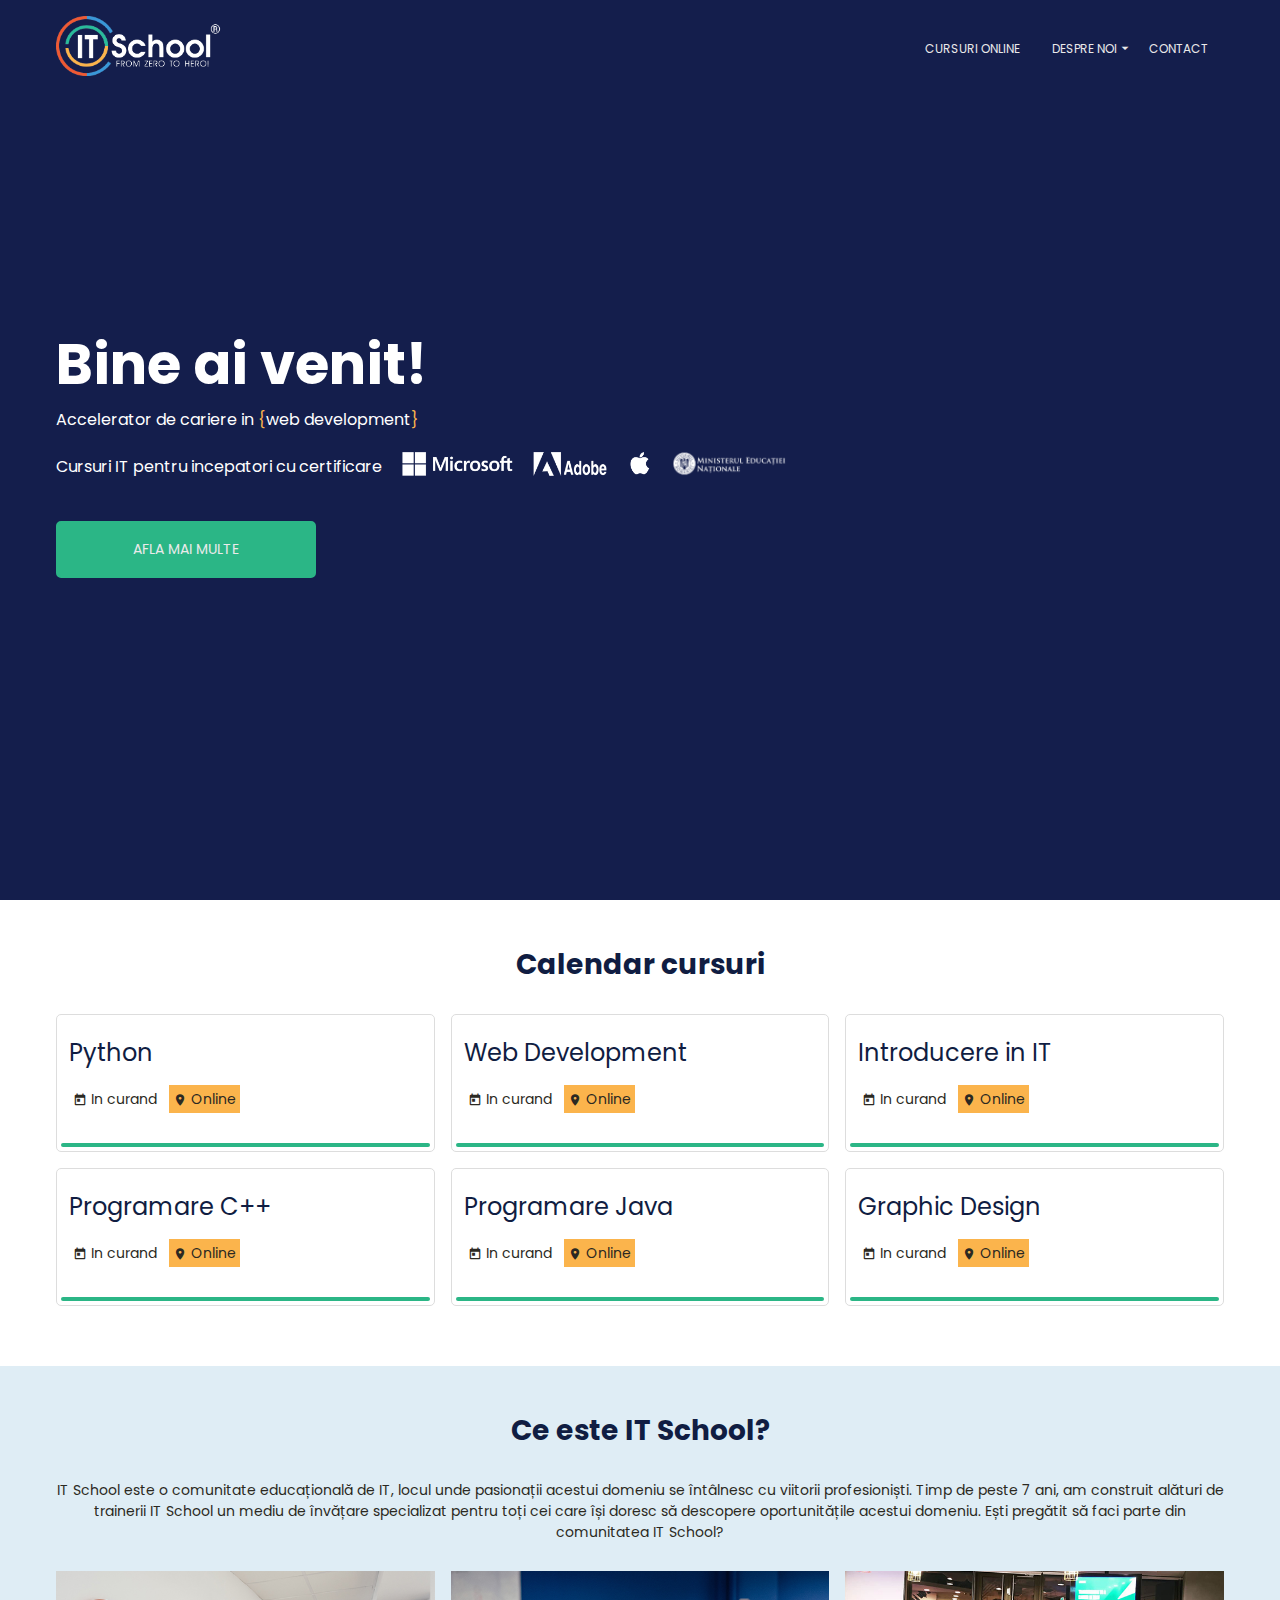
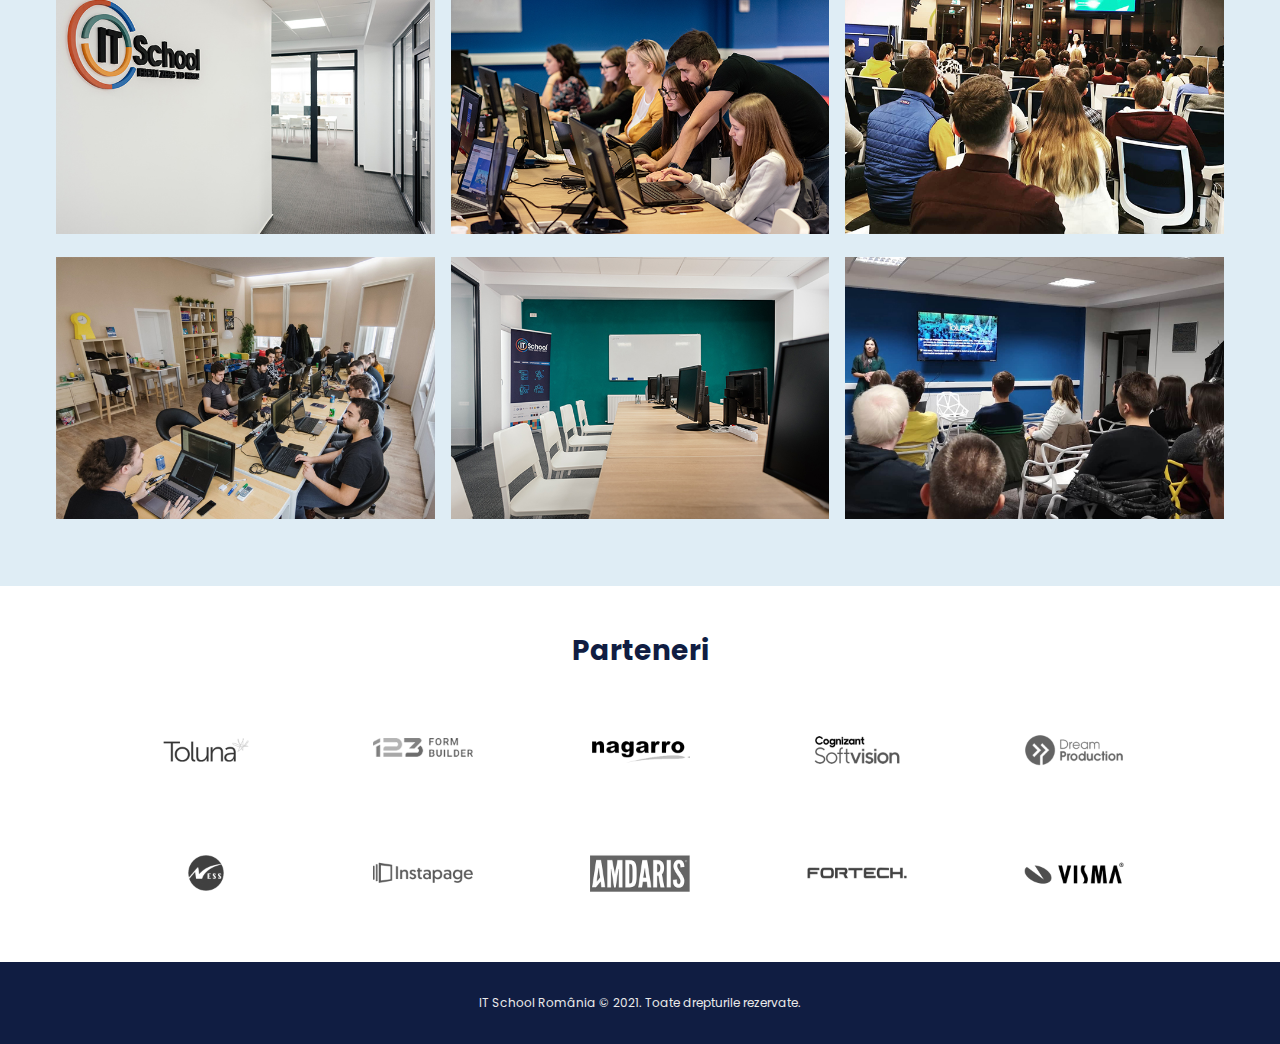
<file: index.html>
<!DOCTYPE html>
<html lang="en">
  <head>
    <meta charset="UTF-8" />
    <meta http-equiv="X-UA-Compatible" content="IE=edge" />
    <meta name="viewport" content="width=device-width, initial-scale=1.0" />
    <title>Clonă IT School</title>
    <meta name="description" content="O replică a site-ului itschool.ro" />

    <link rel="preconnect" href="https://fonts.googleapis.com" />
    <link rel="preconnect" href="https://fonts.gstatic.com" crossorigin />
    <link
      href="https://fonts.googleapis.com/css2?family=Poppins:ital,wght@0,400;0,700;1,400&display=swap"
      rel="stylesheet"
    />
    <link
      href="https://fonts.googleapis.com/icon?family=Material+Icons"
      rel="stylesheet"
    />
    <link rel="stylesheet" href="css/main.css" />
    <link rel="stylesheet" href="css/home.css" />
  </head>
  <body>
    <nav>
      <div class="container">
        <a href="index.html" class="logo-link">
          <img src="img/itschool-logo.png" alt="itschool logo" />
        </a>
        <div class="menu-icon-container">
          <span class="material-icons menu-icon"> menu </span>
          <input type="checkbox" />
          <ul>
            <li>
              <a href="pages/courses.html"> Cursuri Online </a>
            </li>
            <li class="about-us">
              <a href="pages/about.html">
                Despre Noi
                <span class="material-icons arrow-down-icon">
                  arrow_drop_down
                </span>
              </a>
              <div class="submenu">
                <a href="index.html">IT School</a>
                <a href="pages/about.html">Despre Noi</a>
              </div>
            </li>
            <li>
              <a href="pages/contact.html"> Contact </a>
            </li>
          </ul>
        </div>
      </div>
    </nav>

    <main>
      <section class="welcome">
        <div class="container">
          <h1>Bine ai venit!</h1>
          <p>
            Accelerator de cariere in <span>{</span>web development<span
              >}</span
            >
          </p>
          <p>
            Cursuri IT pentru incepatori cu certificare
            <img src="img/microsoft.png" alt="Microsoft" />
            <img src="img/adobe.png" alt="Adobe" />
            <img src="img/apple.png" alt="Apple" />
            <img src="img/minister.png" alt="Ministerul Educatiei" />
          </p>
          <a href="pages/courses.html">Afla mai multe</a>
        </div>
      </section>

      <section class="courses">
        <div class="container grid">
          <h2>Calendar cursuri</h2>
          <div class="courses-container">
            <div class="course-wrapper">
              <div class="course">
                <div class="content">
                  <h3>Python</h3>
                  <div class="badges">
                    <span class="date">
                      <span class="material-icons"> today </span>
                      <span>In curand</span>
                    </span>
                    <span class="place">
                      <span class="material-icons"> location_on </span>
                      <span>Online</span>
                    </span>
                  </div>
                </div>
                <div class="bar"></div>
              </div>
            </div>
            <div class="course-wrapper">
              <div class="course">
                <div class="content">
                  <h3>Web Development</h3>
                  <div class="badges">
                    <span class="date">
                      <span class="material-icons"> today </span>
                      <span>In curand</span>
                    </span>
                    <span class="place">
                      <span class="material-icons"> location_on </span>
                      <span>Online</span>
                    </span>
                  </div>
                </div>
                <div class="bar"></div>
              </div>
            </div>
            <div class="course-wrapper">
              <div class="course">
                <div class="content">
                  <h3>Introducere in IT</h3>
                  <div class="badges">
                    <span class="date">
                      <span class="material-icons"> today </span>
                      <span>In curand</span>
                    </span>
                    <span class="place">
                      <span class="material-icons"> location_on </span>
                      <span>Online</span>
                    </span>
                  </div>
                </div>
                <div class="bar"></div>
              </div>
            </div>
            <div class="course-wrapper">
              <div class="course">
                <div class="content">
                  <h3>Programare C++</h3>
                  <div class="badges">
                    <span class="date">
                      <span class="material-icons"> today </span>
                      <span>In curand</span>
                    </span>
                    <span class="place">
                      <span class="material-icons"> location_on </span>
                      <span>Online</span>
                    </span>
                  </div>
                </div>
                <div class="bar"></div>
              </div>
            </div>
            <div class="course-wrapper">
              <div class="course">
                <div class="content">
                  <h3>Programare Java</h3>
                  <div class="badges">
                    <span class="date">
                      <span class="material-icons"> today </span>
                      <span>In curand</span>
                    </span>
                    <span class="place">
                      <span class="material-icons"> location_on </span>
                      <span>Online</span>
                    </span>
                  </div>
                </div>
                <div class="bar"></div>
              </div>
            </div>
            <div class="course-wrapper">
              <div class="course">
                <div class="content">
                  <h3>Graphic Design</h3>
                  <div class="badges">
                    <span class="date">
                      <span class="material-icons"> today </span>
                      <span>In curand</span>
                    </span>
                    <span class="place">
                      <span class="material-icons"> location_on </span>
                      <span>Online</span>
                    </span>
                  </div>
                </div>
                <div class="bar"></div>
              </div>
            </div>
          </div>
        </div>
      </section>

      <section class="who-we-are">
        <div class="container grid">
          <h2>Ce este IT School?</h2>
          <p>
            IT School este o comunitate educațională de IT, locul unde
            pasionații acestui domeniu se întâlnesc cu viitorii profesioniști.
            Timp de peste 7 ani, am construit alături de trainerii IT School un
            mediu de învățare specializat pentru toți cei care își doresc să
            descopere oportunitățile acestui domeniu. Ești pregătit să faci
            parte din comunitatea IT School?
          </p>
          <div class="images-container">
            <div class="image-wrapper">
              <img src="img/about-us-1.jpeg" alt="" />
            </div>
            <div class="image-wrapper">
              <img src="img/about-us-2.jpeg" alt="" />
            </div>
            <div class="image-wrapper">
              <img src="img/about-us-3.jpeg" alt="" />
            </div>
            <div class="image-wrapper">
              <img src="img/about-us-4.jpeg" alt="" />
            </div>
            <div class="image-wrapper">
              <img src="img/about-us-5.jpeg" alt="" />
            </div>
            <div class="image-wrapper">
              <img src="img/about-us-6.jpeg" alt="" />
            </div>
          </div>
        </div>
      </section>

      <section class="partners">
        <div class="container">
          <h2>Parteneri</h2>
          <div class="partners-container">
            <div class="image-wrapper">
              <img src="img/toluna.png" alt="Toluna" />
            </div>
            <div class="image-wrapper">
              <img src="img/123formbuilder.png" alt="123formbuilder" />
            </div>
            <div class="image-wrapper">
              <img src="img/nagarro.png" alt="Nagarro" />
            </div>
            <div class="image-wrapper">
              <img src="img/cognizant.png" alt="SoftVision" />
            </div>
            <div class="image-wrapper">
              <img src="img/dreamproduction.png" alt="Dream Production" />
            </div>
            <div class="image-wrapper">
              <img src="img/ness.png" alt="Ness" />
            </div>
            <div class="image-wrapper">
              <img src="img/instapage.png" alt="Instapage" />
            </div>
            <div class="image-wrapper">
              <img src="img/amdaris.png" alt="Amadaris" />
            </div>
            <div class="image-wrapper">
              <img src="img/fortech.png" alt="Fortech" />
            </div>
            <div class="image-wrapper">
              <img src="img/visma.png" alt="Visma" />
            </div>
          </div>
        </div>
      </section>
    </main>

    <footer>
      <div class="container">
        <p>IT School România © 2021. Toate drepturile rezervate.</p>
      </div>
    </footer>
  </body>
</html>
</file>
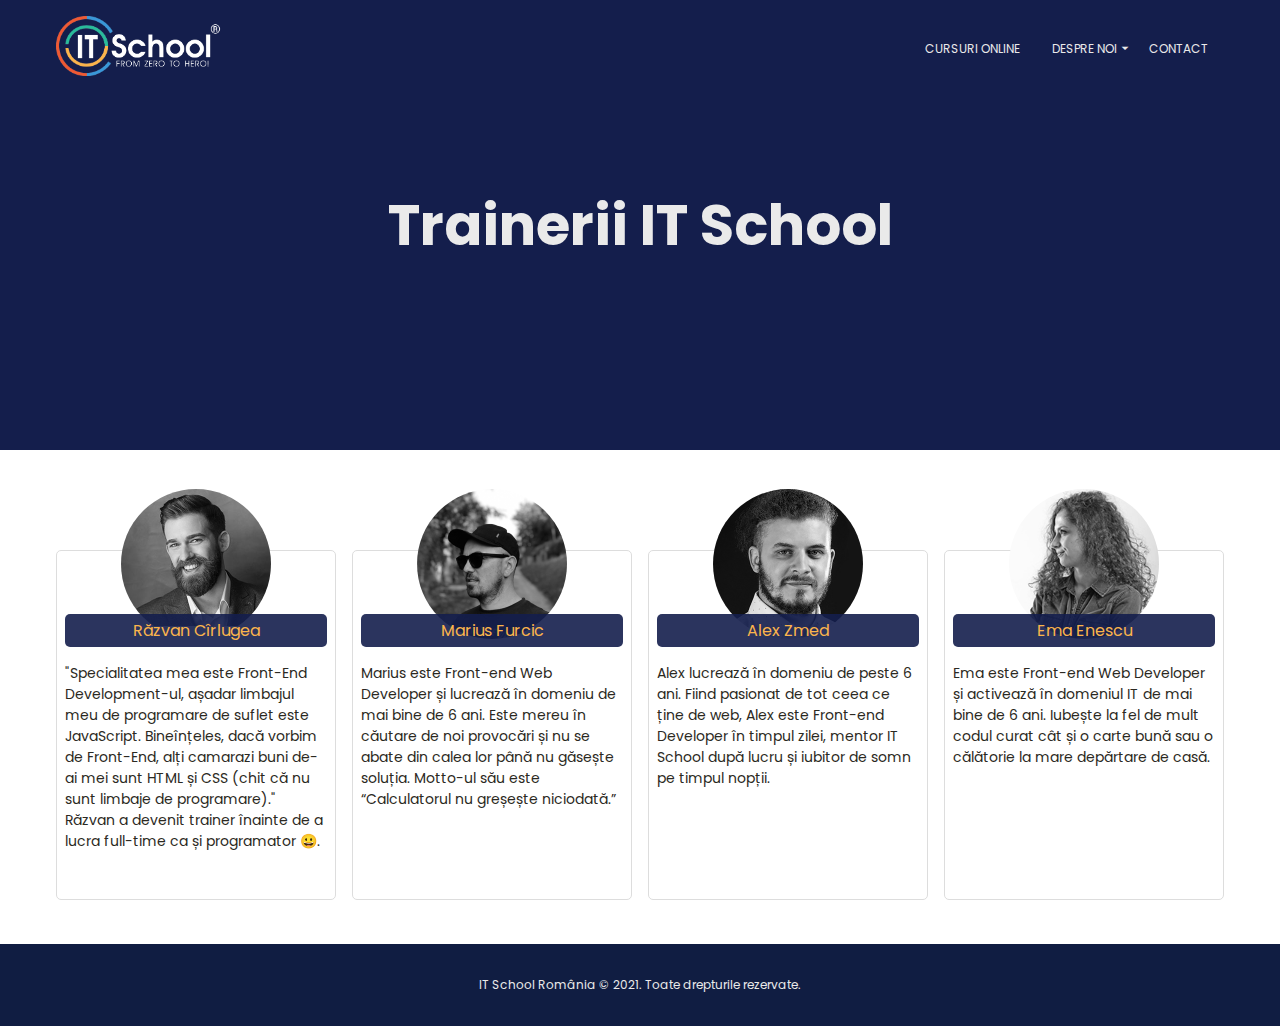
<file: pages/about.html>
<!DOCTYPE html>
<html lang="en">
<head>
    <meta charset="UTF-8">
    <meta http-equiv="X-UA-Compatible" content="IE=edge">
    <meta name="viewport" content="width=device-width, initial-scale=1.0">
    <title>Trainerii IT School</title>
    <meta name="description" content="O replică a site-ului itschool.ro">
    <link rel="preconnect" href="https://fonts.googleapis.com">
    <link rel="preconnect" href="https://fonts.gstatic.com" crossorigin>
    <link href="https://fonts.googleapis.com/css2?family=Poppins:ital,wght@0,400;0,700;1,400&display=swap" rel="stylesheet">
    <link href="https://fonts.googleapis.com/icon?family=Material+Icons" rel="stylesheet">
    <link rel="stylesheet" href="../css/main.css">
    <link rel="stylesheet" href="../css/about.css">
</head>
<body>
    <nav>
        <div class="container">
            <a href="../index.html" class="logo-link">
          <img src="../img/itschool-logo.png" alt="itschool logo" />
            </a>
            <div class="menu-icon-container">
                <span class="material-icons menu-icon">
                    menu
                </span>
                <input type="checkbox">
                <ul>
                    <li>
                        <a href="courses.html">
                            Cursuri Online
                        </a>
                    </li>
                    <li class="about-us">
                        <a href="about.html">
                            Despre Noi
                            <span class="material-icons arrow-down-icon">
                                arrow_drop_down
                            </span>
                        </a>
                        <div class="submenu">
                            <a href="../index.html">IT School</a>
                            <a href="about.html">Despre Noi</a>
                        </div>
                    </li>
                    <li>
                        <a href="contact.html">
                            Contact
                        </a>
                    </li>
                </ul>
            </div>
        </div>
    </nav>

    <main>
        <section class="welcome">
        <div class="container">
            <h1>Trainerii IT School</h1>
        </div>
    </section>

    <section class="trainers">
        <div class="container grid">
            <div class="trainers-container">
                <div class="trainer-wrapper">
                    <div class="trainer">
                        <div class="image-wrapper">
                            <img src="../img/razvan.jpeg" alt="Razvan Cirlugea">
                        </div>
                        <h3>Răzvan Cîrlugea</h3>
                        <p>"Specialitatea mea este Front-End Development-ul, așadar limbajul meu de programare de suflet este JavaScript. Bineînțeles, dacă vorbim de Front-End, alți camarazi buni de-ai mei sunt HTML și CSS (chit că nu sunt limbaje de programare)." Răzvan a devenit trainer înainte de a lucra full-time ca și programator 😀.</p>
                    </div>
                </div>
                <div class="trainer-wrapper">
                    <div class="trainer">
                        <div class="image-wrapper">
                            <img src="../img/marius.png" alt="Marius Furcic">
                        </div>
                        <h3>Marius Furcic</h3>
                        <p>Marius este Front-end Web Developer și lucrează în domeniu de mai bine de 6 ani. Este mereu în căutare de noi provocări și nu se abate din calea lor până nu găsește soluția. Motto-ul său este “Calculatorul nu greșește niciodată.”</p>
                    </div>
                </div>
                <div class="trainer-wrapper">
                    <div class="trainer">
                        <div class="image-wrapper">
                            <img src="../img/alex.jpeg" alt="Alex Zmed">
                        </div>
                        <h3>Alex Zmed</h3>
                        <p>Alex lucrează în domeniu de peste 6 ani. Fiind pasionat de tot ceea ce ține de web, Alex este Front-end Developer în timpul zilei, mentor IT School după lucru și iubitor de somn pe timpul nopții.</p>
                    </div>
                </div>
                <div class="trainer-wrapper">
                    <div class="trainer">
                        <div class="image-wrapper">
                            <img src="../img/ema.jpeg" alt="Ema Enescu">
                        </div>
                        <h3>Ema Enescu</h3>
                        <p>Ema este Front-end Web Developer și activează în domeniul IT de mai bine de 6 ani. Iubește la fel de mult codul curat cât și o carte bună sau o călătorie la mare depărtare de casă.</p>
                    </div>
                </div>
            </div>
        </div>
    </section>
    </main>
    
    <footer>
        <div class="container">
            <p>IT School România © 2021. Toate drepturile rezervate.</p>
        </div>
    </footer>
</body>
</html>
</file>
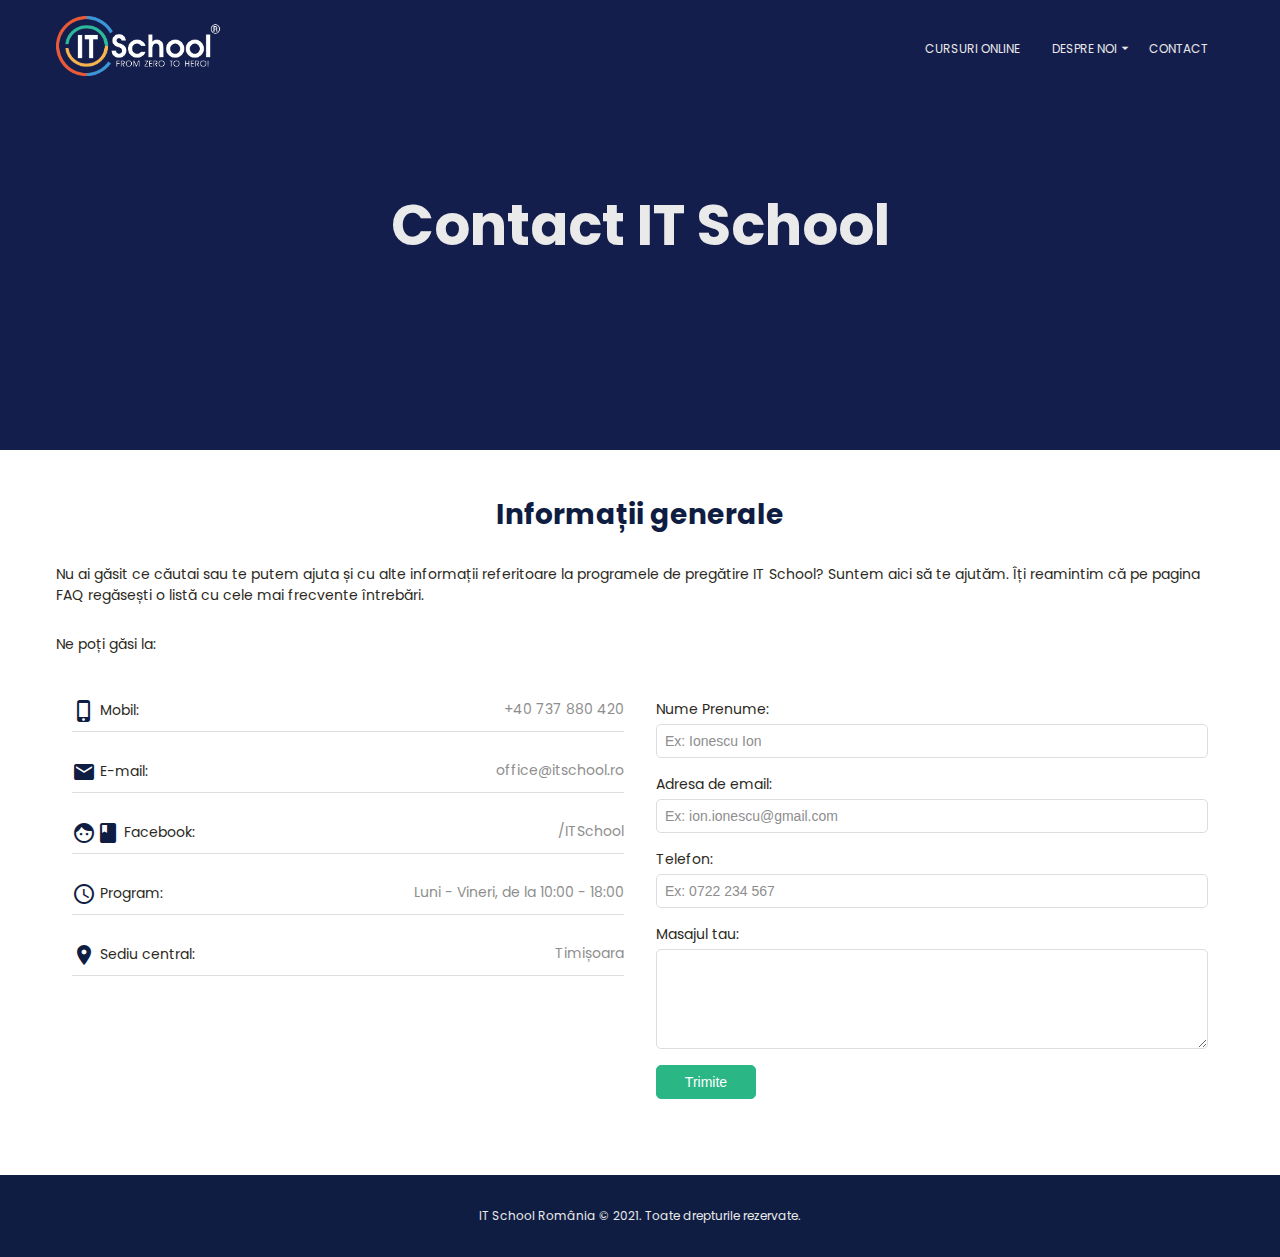
<file: pages/contact.html>
<!DOCTYPE html>
<html lang="en">
  <head>
    <meta charset="UTF-8" />
    <meta http-equiv="X-UA-Compatible" content="IE=edge" />
    <meta name="viewport" content="width=device-width, initial-scale=1.0" />
    <title>Contact IT School</title>
    <meta name="description" content="O replică a site-ului itschool.ro" />
    <link rel="preconnect" href="https://fonts.googleapis.com" />
    <link rel="preconnect" href="https://fonts.gstatic.com" crossorigin />
    <link
      href="https://fonts.googleapis.com/css2?family=Poppins:ital,wght@0,400;0,700;1,400&display=swap"
      rel="stylesheet"
    />
    <link
      href="https://fonts.googleapis.com/icon?family=Material+Icons"
      rel="stylesheet"
    />
    <link rel="stylesheet" href="../css/main.css" />
    <link rel="stylesheet" href="../css/contact.css" />
  </head>

  <body>
    <nav>
      <div class="container">
        <a href="../index.html" class="logo-link">
          <img src="../img/itschool-logo.png" alt="itschool logo" />
        </a>
        <div class="menu-icon-container">
          <span class="material-icons menu-icon"> menu </span>
          <input type="checkbox" />
          <ul>
            <li>
              <a href="courses.html"> Cursuri Online </a>
            </li>
            <li class="about-us">
              <a href="about.html">
                Despre Noi
                <span class="material-icons arrow-down-icon">
                  arrow_drop_down
                </span>
              </a>
              <div class="submenu">
                <a href="../index.html">IT School</a>
                <a href="about.html">Despre Noi</a>
              </div>
            </li>
            <li>
              <a href="contact.html"> Contact </a>
            </li>
          </ul>
        </div>
      </div>
    </nav>

    <main>
      <section class="welcome">
        <div class="container">
          <h1>Contact IT School</h1>
        </div>
      </section>

      <section class="contact">
        <div class="container">
          <h2>Informații generale</h2>
          <p class="main-paragraph">
            Nu ai găsit ce căutai sau te putem ajuta și cu alte informații
            referitoare la programele de pregătire IT School? Suntem aici să te
            ajutăm. Îți reamintim că pe pagina FAQ regăsești o listă cu cele mai
            frecvente întrebări.
          </p>
          <p class="main-paragraph">Ne poți găsi la:</p>
          <div class="contact-wrapper">
            <ul>
              <li>
                <p>
                  <span class="material-icons"> phone_iphone </span>
                  Mobil:
                </p>
                <a href="tel:0040737880420">+40 737 880 420</a>
              </li>
              <li>
                <p>
                  <span class="material-icons"> email </span>
                  E-mail:
                </p>
                <a href="mailto:office@itschool.ro">office@itschool.ro</a>
              </li>
              <li>
                <p>
                  <span class="material-icons"> facebook </span>
                  Facebook:
                </p>
                <a href="https://www.facebook.com/itschool.ro/">/ITSchool</a>
              </li>
              <li>
                <p>
                  <span class="material-icons"> schedule </span>
                  Program:
                </p>
                <p class="description">Luni - Vineri, de la 10:00 - 18:00</p>
              </li>
              <li>
                <p>
                  <span class="material-icons"> location_on </span>
                  Sediu central:
                </p>
                <p class="description">Timișoara</p>
              </li>
            </ul>
            <form class="contact-form">
              <label for="name">Nume Prenume:</label>
              <input type="text" placeholder="Ex: Ionescu Ion" id="name" />
              <label for="email">Adresa de email:</label>
              <input
                type="email"
                placeholder="Ex: ion.ionescu@gmail.com"
                id="email"
              />
              <label for="phone">Telefon:</label>
              <input type="text" placeholder="Ex: 0722 234 567" id="phone" />
              <label for="message">Masajul tau:</label>
              <textarea id="message"></textarea>
              <input type="submit" value="Trimite" />
            </form>
          </div>
        </div>
      </section>
    </main>

    <footer>
      <div class="container">
        <p>IT School România © 2021. Toate drepturile rezervate.</p>
      </div>
    </footer>
  </body>
</html>
</file>
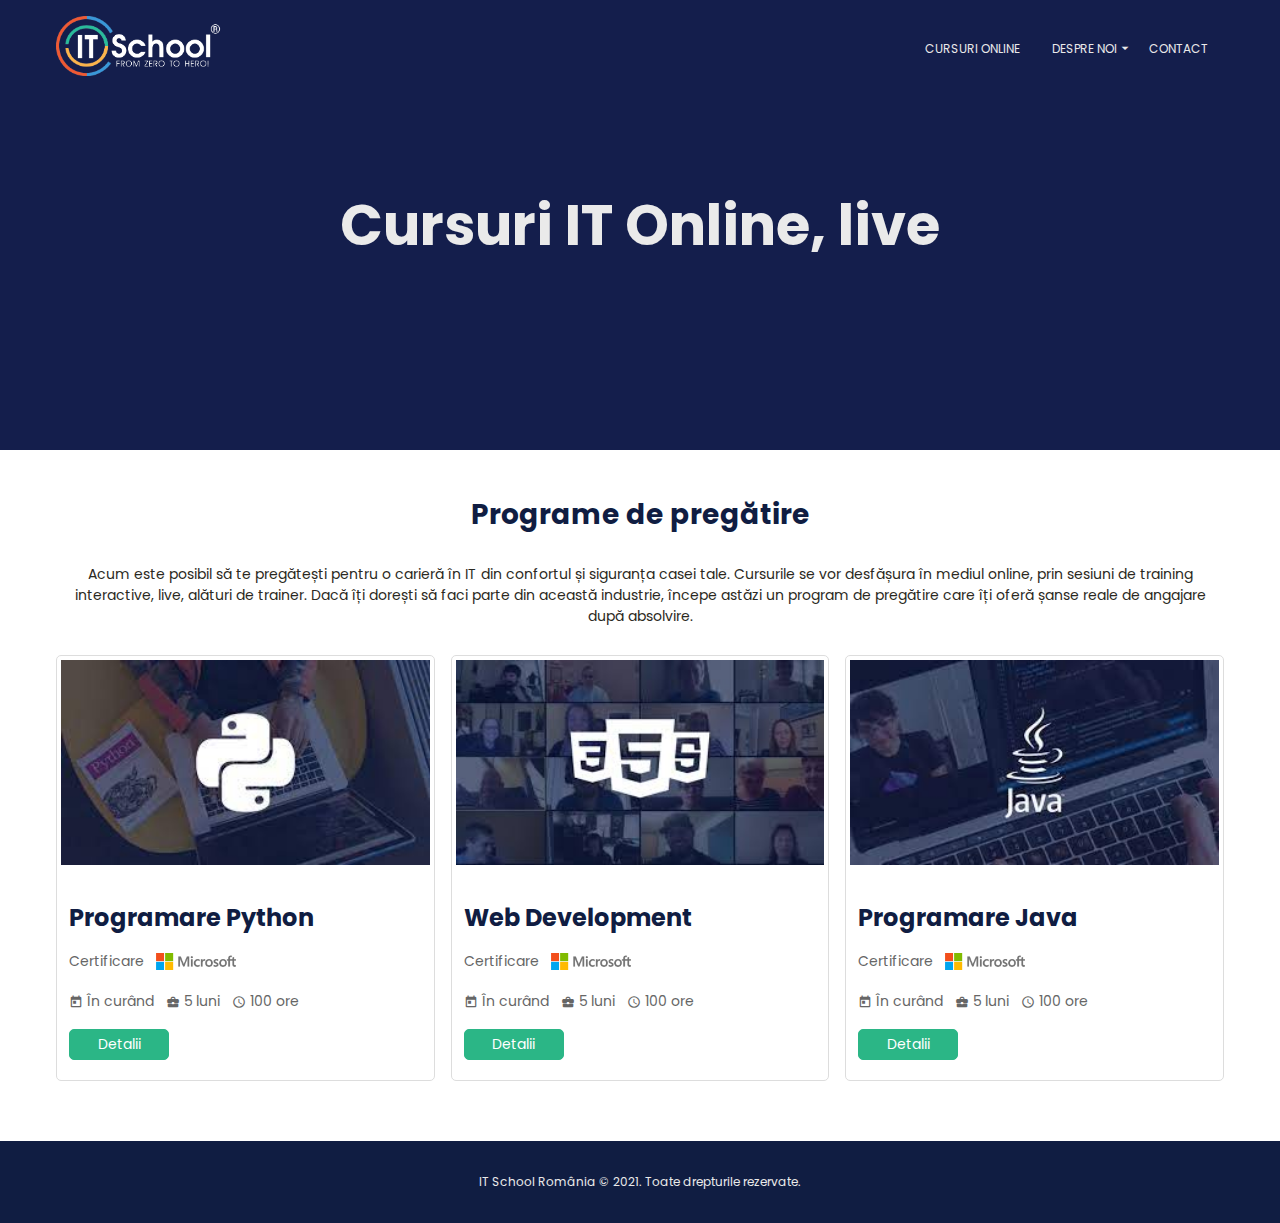
<file: pages/courses.html>
<!DOCTYPE html>
<html lang="en">
<head>
    <meta charset="UTF-8">
    <meta http-equiv="X-UA-Compatible" content="IE=edge">
    <meta name="viewport" content="width=device-width, initial-scale=1.0">
    <title>Cursuri IT Online</title>
    <meta name="description" content="O replică a site-ului itschool.ro">
    <link rel="preconnect" href="https://fonts.googleapis.com">
    <link rel="preconnect" href="https://fonts.gstatic.com" crossorigin>
    <link href="https://fonts.googleapis.com/css2?family=Poppins:ital,wght@0,400;0,700;1,400&display=swap"
        rel="stylesheet">
    <link href="https://fonts.googleapis.com/icon?family=Material+Icons" rel="stylesheet">
    <link rel="stylesheet" href="../css/main.css">
    <link rel="stylesheet" href="../css/courses.css">
</head>

<body>
    <nav>
        <div class="container">
            <a href="../index.html" class="logo-link">
          <img src="../img/itschool-logo.png" alt="itschool logo" />
            </a>
            <div class="menu-icon-container">
                <span class="material-icons menu-icon">
                    menu
                </span>
                <input type="checkbox">
                <ul>
                    <li>
                        <a href="courses.html">
                            Cursuri Online
                        </a>
                    </li>
                    <li class="about-us">
                        <a href="about.html">
                            Despre Noi
                            <span class="material-icons arrow-down-icon">
                                arrow_drop_down
                            </span>
                        </a>
                        <div class="submenu">
                            <a href="../index.html">IT School</a>
                            <a href="about.html">Despre Noi</a>
                        </div>
                    </li>
                    <li>
                        <a href="contact.html">
                            Contact
                        </a>
                    </li>
                </ul>
            </div>
        </div>
    </nav>

    <main>
        <section class="welcome">
        <div class="container">
            <h1>Cursuri IT Online, live</h1>
        </div>
    </section>

    <section class="courses">
        <div class="container grid">
            <h2>Programe de pregătire</h2>
            <p class="main-paragraph">Acum este posibil să te pregătești pentru o carieră în IT din confortul și siguranța casei tale. Cursurile se vor desfășura în mediul online, prin sesiuni de training interactive, live, alături de trainer. Dacă îți dorești să faci parte din această industrie, începe astăzi un program de pregătire care îți oferă șanse reale de angajare după absolvire.</p>
            <div class="courses-container">
                <div class="course-wrapper">
                    <div class="course">
                        <img src="../img/python.jpeg" alt="python" class="presentation-image">
                        <div class="content">
                            <h3>Programare Python</h3>
                            <p class="certification">Certificare
                                <img src="../img/microsoft-color.png" alt="microsoft" class="microsoft-logo">
                            </p>
                            <div class="details">
                                <span class="date">
                                    <span class="material-icons"> today </span>
                                    <span>În curând</span>
                                </span>
                                <span class="duration-months">
                                    <span class="material-icons"> business_center </span>
                                    <span>5 luni</span>
                                </span>
                                <span class="duration-hours">
                                    <span class="material-icons"> schedule </span>
                                    <span>100 ore</span>
                                </span>
                            </div>
                            <a href="#">Detalii</a>
                        </div>
                    </div>
                </div>
                <div class="course-wrapper">
                    <div class="course">
                        <img src="../img/web-dev.jpeg" alt="" class="presentation-image">
                        <div class="content">
                            <h3>Web Development</h3>
                            <p class="certification">Certificare
                                <img src="../img/microsoft-color.png" alt="microsoft" class="microsoft-logo">
                            </p>
                            <div class="details">
                                <span class="date">
                                    <span class="material-icons"> today </span>
                                    <span>În curând</span>
                                </span>
                                <span class="duration-months">
                                    <span class="material-icons"> business_center </span>
                                    <span>5 luni</span>
                                </span>
                                <span class="duration-hours">
                                    <span class="material-icons"> schedule </span>
                                    <span>100 ore</span>
                                </span>
                            </div>
                            <a href="#">Detalii</a>
                        </div>
                    </div>
                </div>
                <div class="course-wrapper">
                    <div class="course">
                        <img src="../img/Java.jpeg" alt="Java" class="presentation-image">
                        <div class="content">
                            <h3>Programare Java</h3>
                            <p class="certification">Certificare
                                <img src="../img/microsoft-color.png" alt="microsoft" class="microsoft-logo">
                            </p>
                            <div class="details">
                                <span class="date">
                                    <span class="material-icons"> today </span>
                                    <span>În curând</span>
                                </span>
                                <span class="duration-months">
                                    <span class="material-icons"> business_center </span>
                                    <span>5 luni</span>
                                  </span>
                                  <span class="duration-hours">
                                    <span class="material-icons"> schedule </span>
                                    <span>100 ore</span>
                                  </span>
                            </div>
                            <a href="#">Detalii</a>
                        </div>
                    </div>
                </div>
            </div>
        </div>

    </section>
    </main>

    <footer>
        <div class="container">
            <p>IT School România © 2021. Toate drepturile rezervate.</p>
        </div>
    </footer>
</body>

</html>
</file>
<file: css/main.css>
:root {
    --text-primary: #101d42;
    --text-secondary: #fbb44c;
    --text-dark: #2b2922;
    --text-light: #eaeaea;
    --text-white: #ffffff;

    --bg-primary: #141e4c;
    --bg-secondary: #dfedf5;
    --bg-dark: #101d42;
    --bg-light: #ffffff;

    --button-color: #2bb686;

    --fs-large: 1rem;
    --fs-medium: 0.875rem;
    --fs-small: 0.75rem;

    --spacing-xl: 2.625rem;
    --spacing-large: 1.75rem;
    --spacing-medium: 1rem;
    --spacing-small: 0.5rem;
    --spacing-tiny: 0.25rem;

    --mobile-logo-height: 45px;
}

* {
    box-sizing: border-box;
}

body, h1, h2, h3, p {
    margin: 0;
    padding: 0;
}

ul {
  list-style-type: none;
  margin: 0;
  padding: 0;
}

a {
    display: block;
    text-decoration: none;
}

input[type="submit"] {
    -webkit-appearance: none;
    -moz-appearance: none;
    appearance: none;
    opacity: 1;
}

body {
    font-family: 'Poppins', sans-serif;
}

h1 {
    font-size: 3.5rem
}

h2 {
    font-size: 1.75rem;
}

h3 {
    font-size: 1.5rem;
}

p {
    font-size: var(--fs-medium);
}

h1 {
    color: var(--text-light);
}

h2 {
    color: var(--text-primary);
}

h3 {
    color: var(--text-secondary);
}

p {
    color: var(--text-dark);
}

.container {
    max-width: 1200px;
    min-width: 320px;

    margin: auto;

    padding: var(--spacing-medium);
}

body {
    display: flex;
    flex-direction: column;

    min-height: 100vh;
}

main {
    flex-grow: 1;
}

nav {
    position: fixed;
    top: 0;

    width: 100%;

    background-color: var(--bg-primary);

    z-index: 2;
}

nav .container {
    display: flex;
    justify-content: space-between;
    align-items: center;
}

nav .logo-link {
    padding: 0;
}

nav img {
    width: auto;
    height: 60px;
}

nav .menu-icon {
    color: var(--text-light);
    display: none;
}

nav input[type="checkbox"] {
    display: none;
}

nav ul {
    display: flex;
}

nav li {
    position: relative;
}

nav a {
    font-size: var(--fs-small);
    text-transform: uppercase;

    color: var(--text-light);

    padding: var(--spacing-medium);
}

nav .arrow-down-icon {
    font-size: var(--fs-large);

    position: absolute;
}

nav a:hover {
    color: var(--text-secondary);
}

nav .submenu {
    display: none;

    position: absolute;
    top: calc(100% - var(--spacing-small));
    left: var(--spacing-medium);

    width: 10rem;
    padding: var(--spacing-tiny) 0;

    background-color: var(--bg-dark);

    z-index: 3;
}

nav .submenu a {
    padding: var(--spacing-tiny) var(--spacing-small);
}

nav .about-us:hover .submenu {
    display: block;
}

@media (max-width: 768px) {
    nav img {
        height: var(--mobile-logo-height);
    }

    nav ul {
        display: none;
    }

    nav .menu-icon {
        display: block;
    }

    nav .arrow-down-icon {
        display: none;
    }

    nav .about-us:hover .submenu {
        display: none;
    }

    nav .menu-icon-container {
        position: relative;
    }

    nav input[type="checkbox"] {
        display: block;

        position: absolute;
        top: 0;
        left: 0;

        height: 100%;
        width: 100%;

        opacity: 0;

        margin: 0;

        cursor: pointer;
    }

    nav input[type="checkbox"]:checked ~ ul {
        display: block;
        width: 100%;

        position: fixed;

        top: calc(var(--mobile-logo-height) + 2 * var(--spacing-medium));
        left: 0;

        background-color: var(--bg-dark);
    }
}


footer {
    background-color: var(--bg-dark);
}

footer p {
    font-size: var(--fs-small);
    text-align: center;

    color: var(--text-light);

    padding: var(--spacing-medium) 0;
}
</file>
<file: css/home.css>
.welcome {
    height: 100vh;
    width: 100%;
    background-color: var(--bg-primary);

    display: flex;
    justify-content: flex-start;
    align-items: center;
}

.welcome h1, .welcome p {
    color: var(--text-white);
}

.welcome p {
    font-size: var(--fs-large);
    margin-bottom: var(--spacing-medium);
}

.welcome p:last-of-type {
    margin-bottom: var(--spacing-xl);
}

.welcome p span {
    color: var(--text-secondary);
}

.welcome img {
    height: 24px;
    width: auto;

    margin-left: var(--spacing-medium);

    position: relative;
    top: var(--spacing-tiny);
}

.welcome .container {
    display: flex;
    flex-direction: column;

    flex-grow: 1;
}

.welcome a {
    color: var(--text-light);
    background-color: var(--button-color);

    font-size: var(--fs-medium);
    text-transform: uppercase;
    text-align: center;

    padding: var(--spacing-medium);
    border: 2px solid var(--button-color);
    border-radius: 5px;

    width: 260px;
}

.welcome a:hover {
    background-color: transparent;
}

@media (max-width: 768px) {
    .welcome h1 {
        font-size: 2.5rem;
    }

    .welcome p:last-of-type {
        margin-bottom: 0;
    }

    .welcome img {
        display: block;
        
        margin-top: var(--spacing-medium);
        margin-left: var(--spacing-small);
    }

    .welcome a {
        display: none;
    }

    .welcome {
        padding-bottom: 4rem;
    }

}

.courses h2 {
    margin: var(--spacing-large) 0;
    text-align: center;
}

.courses .container.grid {
    padding: var(--spacing-medium) var(--spacing-small);
}

.courses .courses-container {
    display: flex;
    flex-wrap: wrap;

    margin-bottom: var(--spacing-large);
}

.courses .course-wrapper {
    width: calc(100% / 3);

    padding-left: var(--spacing-small);
    padding-right: var(--spacing-small);
}

.courses .course {
    width: 100%;

    border: 1px solid #ddd;
    border-radius: 5px;
    padding: var(--spacing-tiny);
}

.courses h3 {
    color: var(--text-primary);
    font-weight: 400;
}

.courses span {
    font-size: var(--fs-medium);
    color: var(--text-dark);
}

.courses .material-icons {
    vertical-align: middle;
}

.course .date, .courses .place {
    padding: var(--spacing-tiny);
}

.courses .place {
    background-color: var(--text-secondary);
    margin-left: var(--spacing-tiny);
}

.courses .course, .courses h3, .courses .badges {
    margin-bottom: var(--spacing-medium);
}

.courses .bar {
    height: var(--spacing-tiny);
    background-color: var(--button-color);
    border-radius: 10px;
}

.courses .content {
    padding: var(--spacing-medium) var(--spacing-small);
}

@media (max-width: 992px) {
    .courses .course-wrapper {
        width: 50%;
    }
}

@media (max-width: 768px) {
    .courses .course-wrapper {
        width: 100%;
    }
}

.who-we-are {
    background-color: var(--bg-secondary);
}

.who-we-are .container.grid {
    padding: var(--spacing-medium) var(--spacing-small);
}

.who-we-are h2 {
    padding-top: var(--spacing-large);
}

.who-we-are h2, .who-we-are p {
    margin-bottom: var(--spacing-large);
    text-align: center;
}

.who-we-are .container.grid p {
    margin-right: var(--spacing-small);
    margin-left: var(--spacing-small);
}

.who-we-are .images-container {
    display: flex;
    flex-wrap: wrap;
    
    margin-bottom: var(--spacing-large);
}

.who-we-are .image-wrapper {
    width: calc(100% / 3);

    padding-right: var(--spacing-small);
    padding-left: var(--spacing-small);
    margin-bottom: var(--spacing-medium);
}

.who-we-are img {
    width: 100%;
    height: auto;
}

@media (max-width: 992px) {
    .who-we-are .image-wrapper {
        width: 50%;
    }
}

@media (max-width: 768px) {
    .who-we-are .image-wrapper {
        width: 100%;
    }
}

.partners h2 {
    padding-top: var(--spacing-large);
    text-align: center;
}

.partners h2, .partners .partners-container {
    margin-bottom: var(--spacing-large);
}

.partners .partners-container {
    display: flex;
    flex-wrap: wrap;
    justify-content: space-around;

    margin: 0 var(--spacing-xl);
}

.partners .image-wrapper {
    width: 100px;

    margin-right: var(--spacing-xl);
    margin-left: var(--spacing-xl);
    margin-bottom: var(--spacing-medium);
}

.partners img {
    width: 100%;
    height: auto;

    filter: grayscale(100%);
}

.partners img:hover {
    filter: grayscale(0);
}

@media (max-width: 768px) {
    .partners .partners-container {
        margin: 0 var(--spacing-small);
    }
}

@media (max-width: 576px) {
    .partners .image-wrapper {
        margin-right: var(--spacing-medium);
        margin-left: var(--spacing-medium);
    }
}
</file>
<file: css/about.css>
.welcome {
    background-color: var(--bg-primary);
    height: 50vh;

    display: flex;
    justify-content: center;
    align-items: center;
}

.welcome h1 {
    text-align: center;
}

@media (max-width: 768px) {
    .welcome h1 {
        font-size: 2rem;
    }
}

.trainers .container.grid {
    padding: var(--spacing-medium) var(--spacing-small);
}

.trainers .trainers-container {
    padding-bottom: var(--spacing-large);
    display: flex;
    flex-wrap: wrap;
}

.trainers .trainer-wrapper {
    width: 25%;
    padding: 0 var(--spacing-small);
}

.trainers .trainer {
    width: 100%;
    min-height: 350px;

    padding: var(--spacing-small);
    border: 1px solid #ddd;
    border-radius: 5px;
    margin-top: calc(2 * var(--spacing-xl));

    display: flex;
    flex-direction: column;
    align-items: center;
}

.trainers .image-wrapper {
    width: 150px;
    height: 150px;

    border-radius: 50%;
    overflow: hidden;

    margin-top: -70px;
}

.trainer img {
    width: 100%;
    height: auto;
    filter: grayscale(100%);
}

.trainer h3 {
    width: 100%;
    font-size: var(--fs-large);
    font-weight: 400;
    text-align: center;
    background-color: rgba(20, 30, 76, 0.9);

    border-radius: 5px;
    padding: var(--spacing-tiny) 0;
    margin-bottom: var(--spacing-medium);
    margin-top: -25px;

    z-index: 1;
}

@media (max-width: 992px) {
    .trainers .trainer-wrapper {
        width: calc(100% / 3)
    }
}

@media (max-width: 768px) {
    .trainers .trainer-wrapper {
        width: 50%
    }

    .trainers .trainer {
        min-height: 310px;
    }
}

@media (max-width: 576px) {
    .trainers .trainer-wrapper {
        width: 100%
    }

    .trainers .trainer {
        min-height: 0;
    }

    .trainer p {
        margin-bottom: var(--spacing-medium);
    }
}
</file>
<file: css/contact.css>
.welcome {
    background-color: var(--bg-primary);
    height: 50vh;

    display: flex;
    justify-content: center;
    align-items: center;
}

.welcome h1 {
    text-align: center;
}

@media (max-width: 768px) {
    .welcome h1 {
        font-size: 2rem;
    }
}

.contact h2 {
    text-align: center;

    padding-top: var(--spacing-large);
}

.contact h2, .contact .main-paragraph, .contact .contact-wrapper {
    margin-bottom: var(--spacing-large);
}

.contact .contact-wrapper {
    display: flex;
}

.contact ul, .contact form {
    width: 50%;

    display: flex;
    flex-direction: column;

    padding: var(--spacing-medium);
}

.contact li {
    display: flex;
    justify-content: space-between;

    padding-bottom: var(--spacing-small);
    margin-bottom: var(--spacing-large);
    border-bottom: 1px solid #ddd;
}

.contact .contact-wrapper p,
.contact a,
.contact label,
.contact input,
.contact textarea {
    font-size: var(--fs-medium);
}

.contact .material-icons {
    vertical-align: middle;
    color: var(--text-primary);
}

.contact .contact-wrapper p:not(.description), 
.contact label,
.contact input,
.contact textarea {
    color: var(--text-dark);
}

.contact a, .contact .description, .contact input::placeholder {
    color: #8e8e8e;
}

.contact a:hover {
    color: var(--text-primary);
}

.contact label {
    margin-bottom: var(--spacing-tiny);
}

.contact input, .contact textarea {
    padding: var(--spacing-small);
    border: 1px solid #ddd;
    border-radius: 5px;
    margin-bottom: var(--spacing-medium);
}

.contact input:focus, .contact textarea:focus {
    border-color: #8e8e8e;
    outline: none;
}

.contact textarea {
    font-family: inherit;
    height: 100px;
}

.contact input[type="submit"] {
    font-size: var(--fs-medium);
    text-align: center;

    color: var(--text-white);
    background-color: var(--button-color);

    border: 1px solid var(--button-color);
    border-radius: 5px;
    padding: var(--spacing-small);

    width: 100px;
}

@media (max-width: 768px) {
    .contact .contact-wrapper {
        flex-direction: column;
    }

    .contact ul, .contact form {
        width: 100%;
        padding: 0;
    }

    .contact li {
        margin-bottom: var(--spacing-medium);
    }

    .contact li:last-of-type {
        margin-bottom: var(--spacing-large);
    }

    .contact input[type="submit"] {
        margin-bottom: 0;
    }
}
</file>
<file: css/courses.css>
.welcome {
    background-color: var(--bg-primary);
    height: 50vh;
  
    display: flex;
    justify-content: center;
    align-items: center;
  }
  
  .welcome h1 {
    text-align: center;
  }
  
  @media (max-width: 768px) {
    .welcome h1 {
      font-size: 2rem;
    }
  }
  
  .courses .container.grid {
    padding: var(--spacing-medium) var(--spacing-small);
  }
  
  .courses .container.grid .main-paragraph {
    margin-left: var(--spacing-small);
    margin-right: var(--spacing-small);
  }
  
  .courses h2 {
    padding-top: var(--spacing-large);
  }
  
  .courses h2,
  .courses .main-paragraph {
    text-align: center;
  }
  
  .courses h2,
  .courses .main-paragraph,
  .courses .courses-container {
    margin-bottom: var(--spacing-large);
  }
  
  .courses .courses-container {
    display: flex;
    flex-wrap: wrap;
  }
  
  .courses .course-wrapper {
    width: calc(100% / 3);
  
    padding-right: var(--spacing-small);
    padding-left: var(--spacing-small);
  }
  
  .courses .course {
    width: 100%;
  
    padding: var(--spacing-tiny);
    border: 1px solid #ddd;
    border-radius: 5px;
    margin-bottom: var(--spacing-medium);
  }
  
  .courses .presentation-image {
    width: 100%;
    height: auto;
  
    margin-bottom: var(--spacing-large);
  }
  
  .courses h3 {
    color: var(--text-primary);
  }
  
  .courses .microsoft-logo {
    width: 80px;
    height: auto;
    vertical-align: middle;
  }
  
  .courses span,
  .courses .certification {
    font-size: var(--fs-medium);
    color: #666;
  }
  
  .courses .material-icons {
    vertical-align: middle;
  }
  
  .courses a {
    font-size: var(--fs-medium);
    text-align: center;
  
    color: var(--text-white);
    background-color: var(--button-color);
  
    border: 1px solid var(--button-color);
    border-radius: 5px;
    padding: var(--spacing-tiny);
  
    width: 100px;
  }
  
  .courses h3,
  .courses .certification,
  .courses .details,
  .courses a {
    margin-bottom: var(--spacing-medium);
  }
  
  .courses .content {
    padding: 0 var(--spacing-small);
  }
  
  .courses .microsoft-logo,
  .courses .duration-months,
  .courses .duration-hours {
    margin-left: var(--spacing-small);
  }
  
  @media (max-width: 992px) {
    .courses .course-wrapper {
      width: 50%;
    }
  }
  
  @media (max-width: 768px) {
    .courses .course-wrapper {
      width: 100%;
    }
  }
</file>
